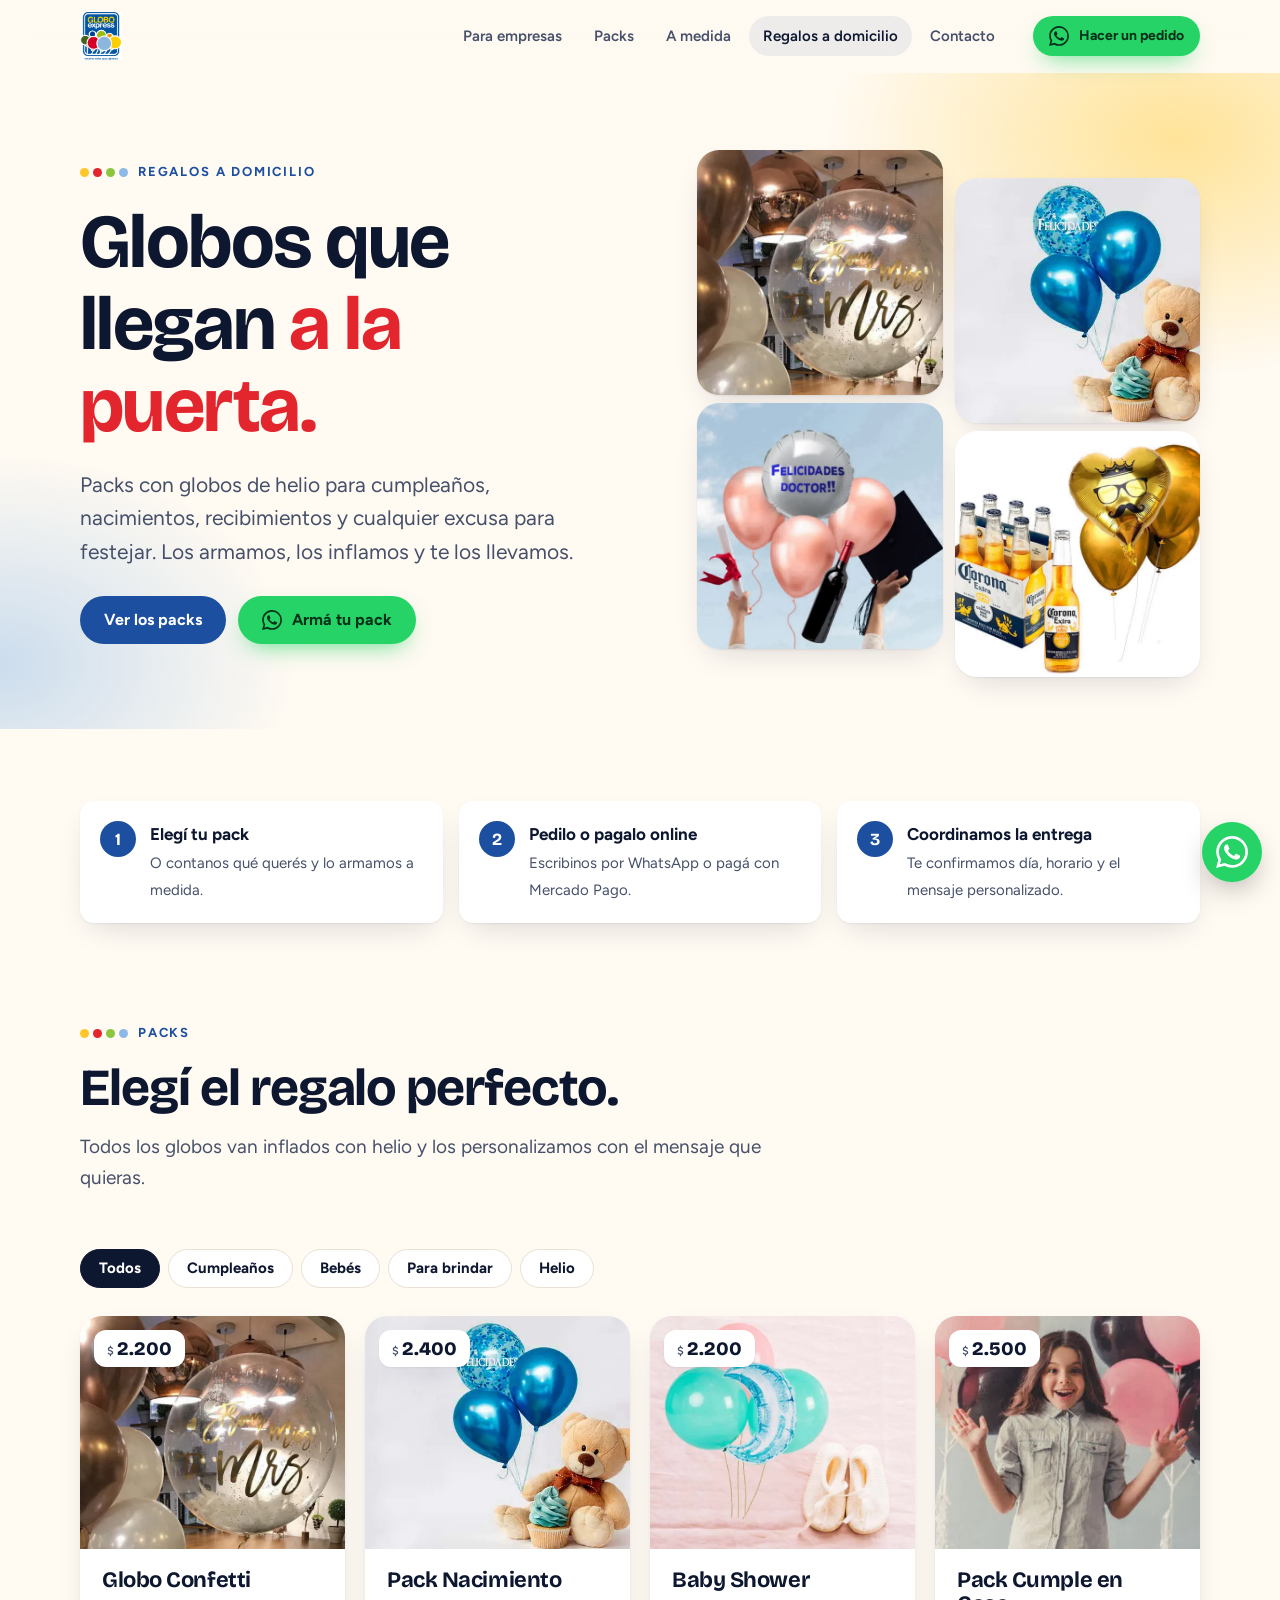
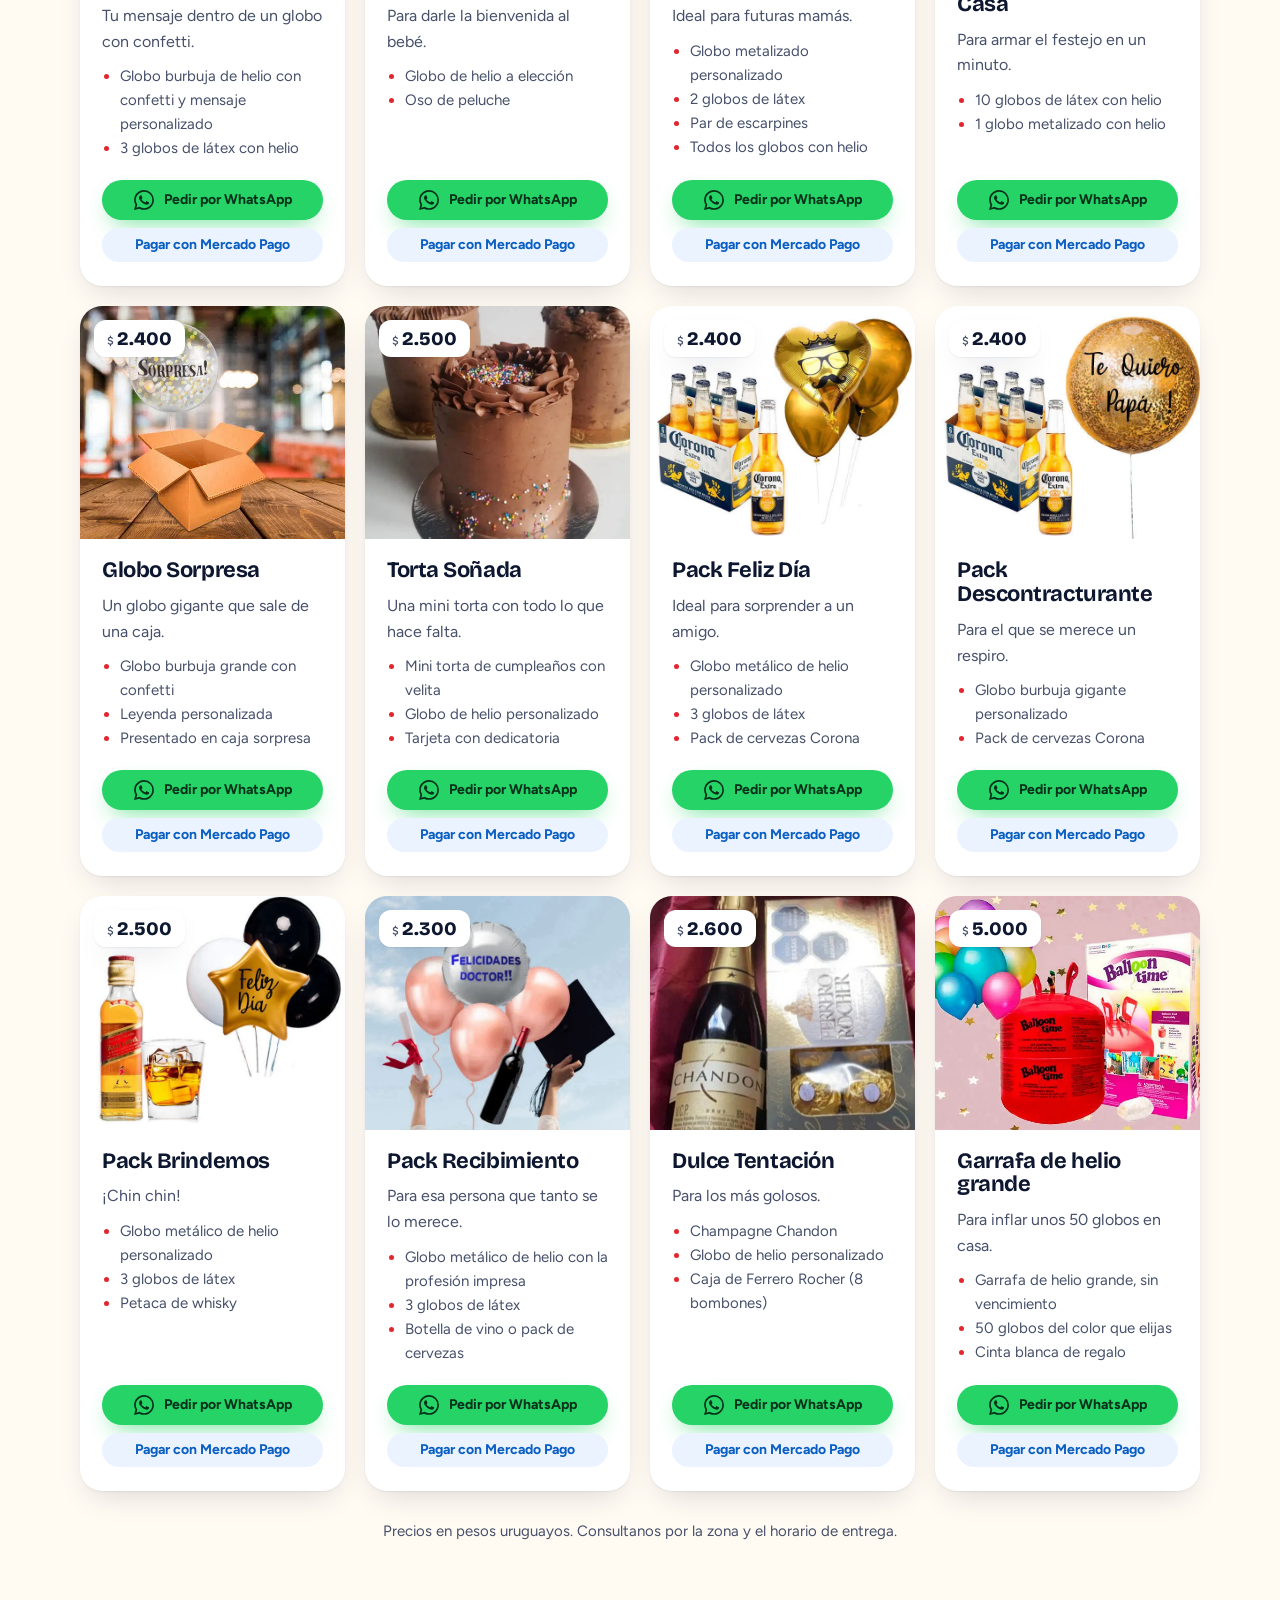
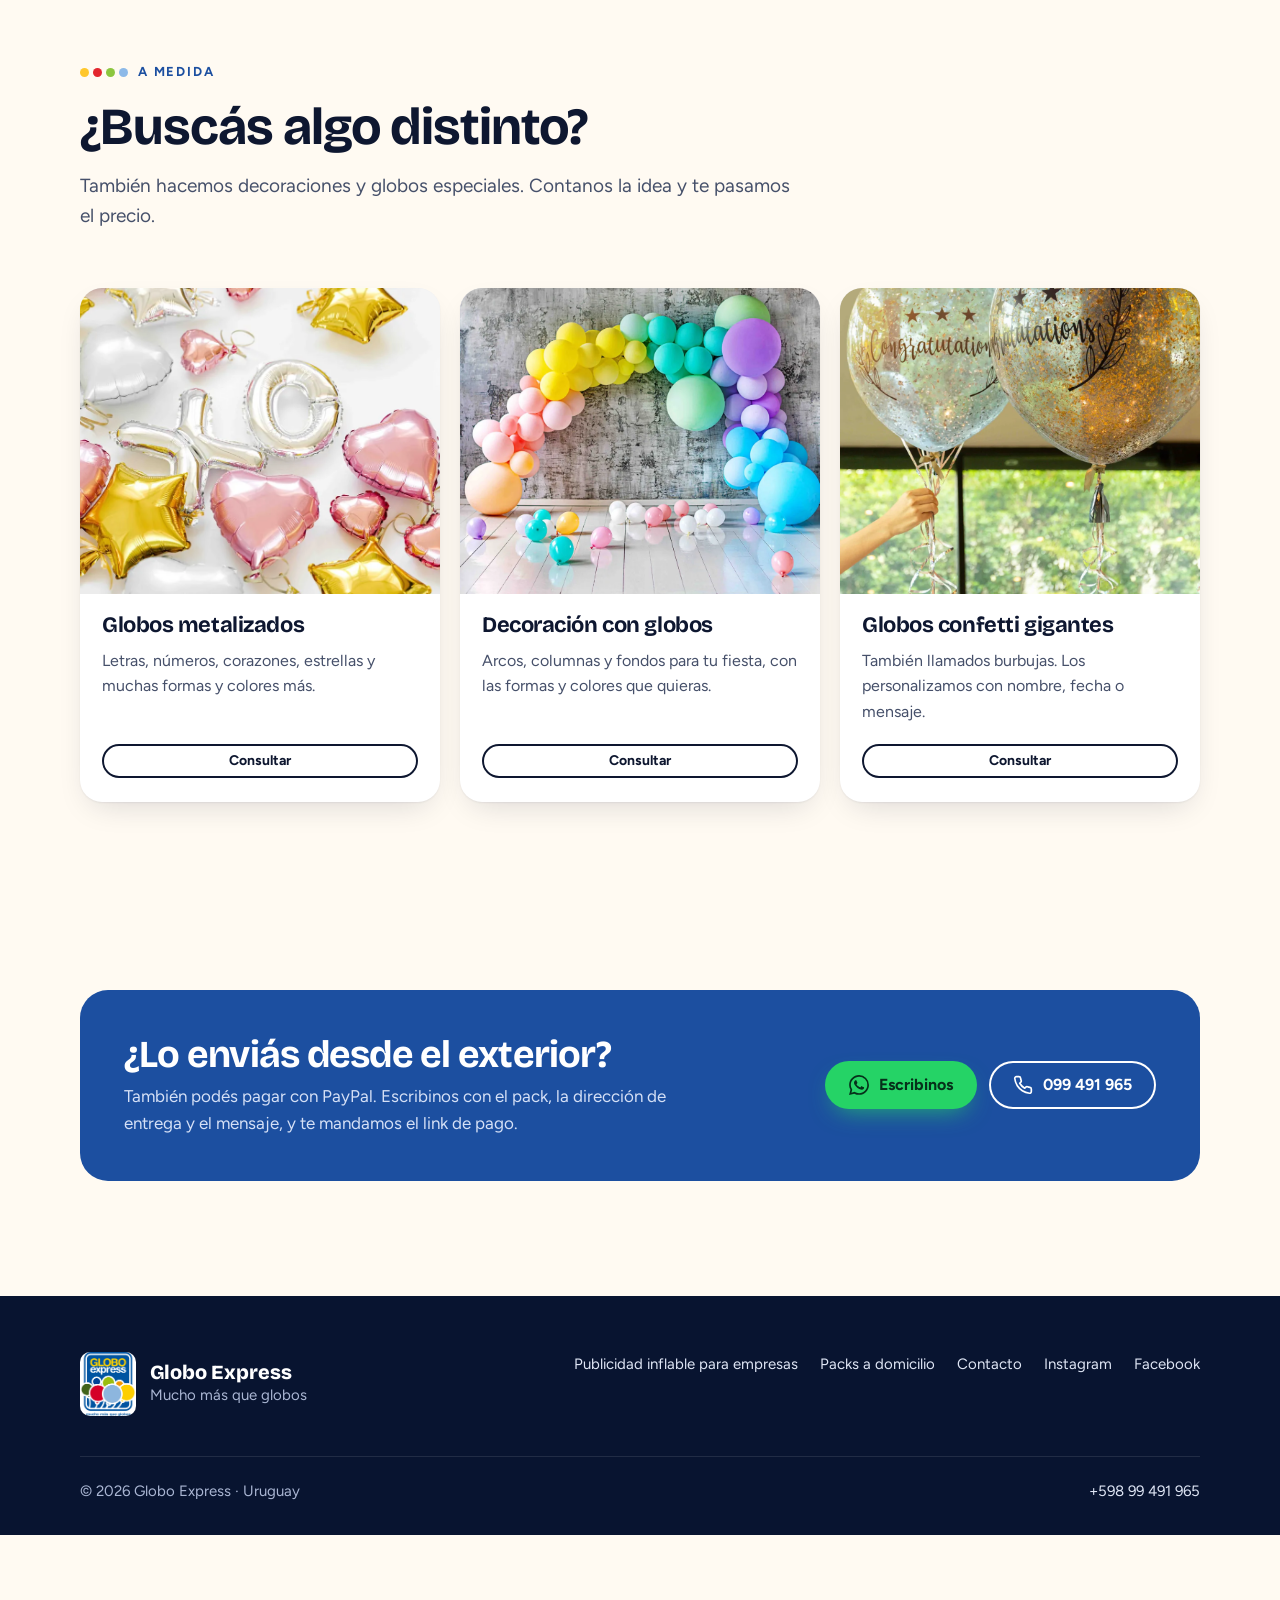
<file: Envios a domicilio.html>
<!doctype html>
<html lang="es-UY">
<head>
  <meta charset="utf-8">
  <title>Regalos a domicilio · Globo Express</title>
  <meta http-equiv="refresh" content="0; url=regalos.html">
  <link rel="canonical" href="https://www.globoexpress.com.uy/regalos.html">
</head>
<body><a href="regalos.html">Ir a Regalos a domicilio</a></body>
</html>
</file>
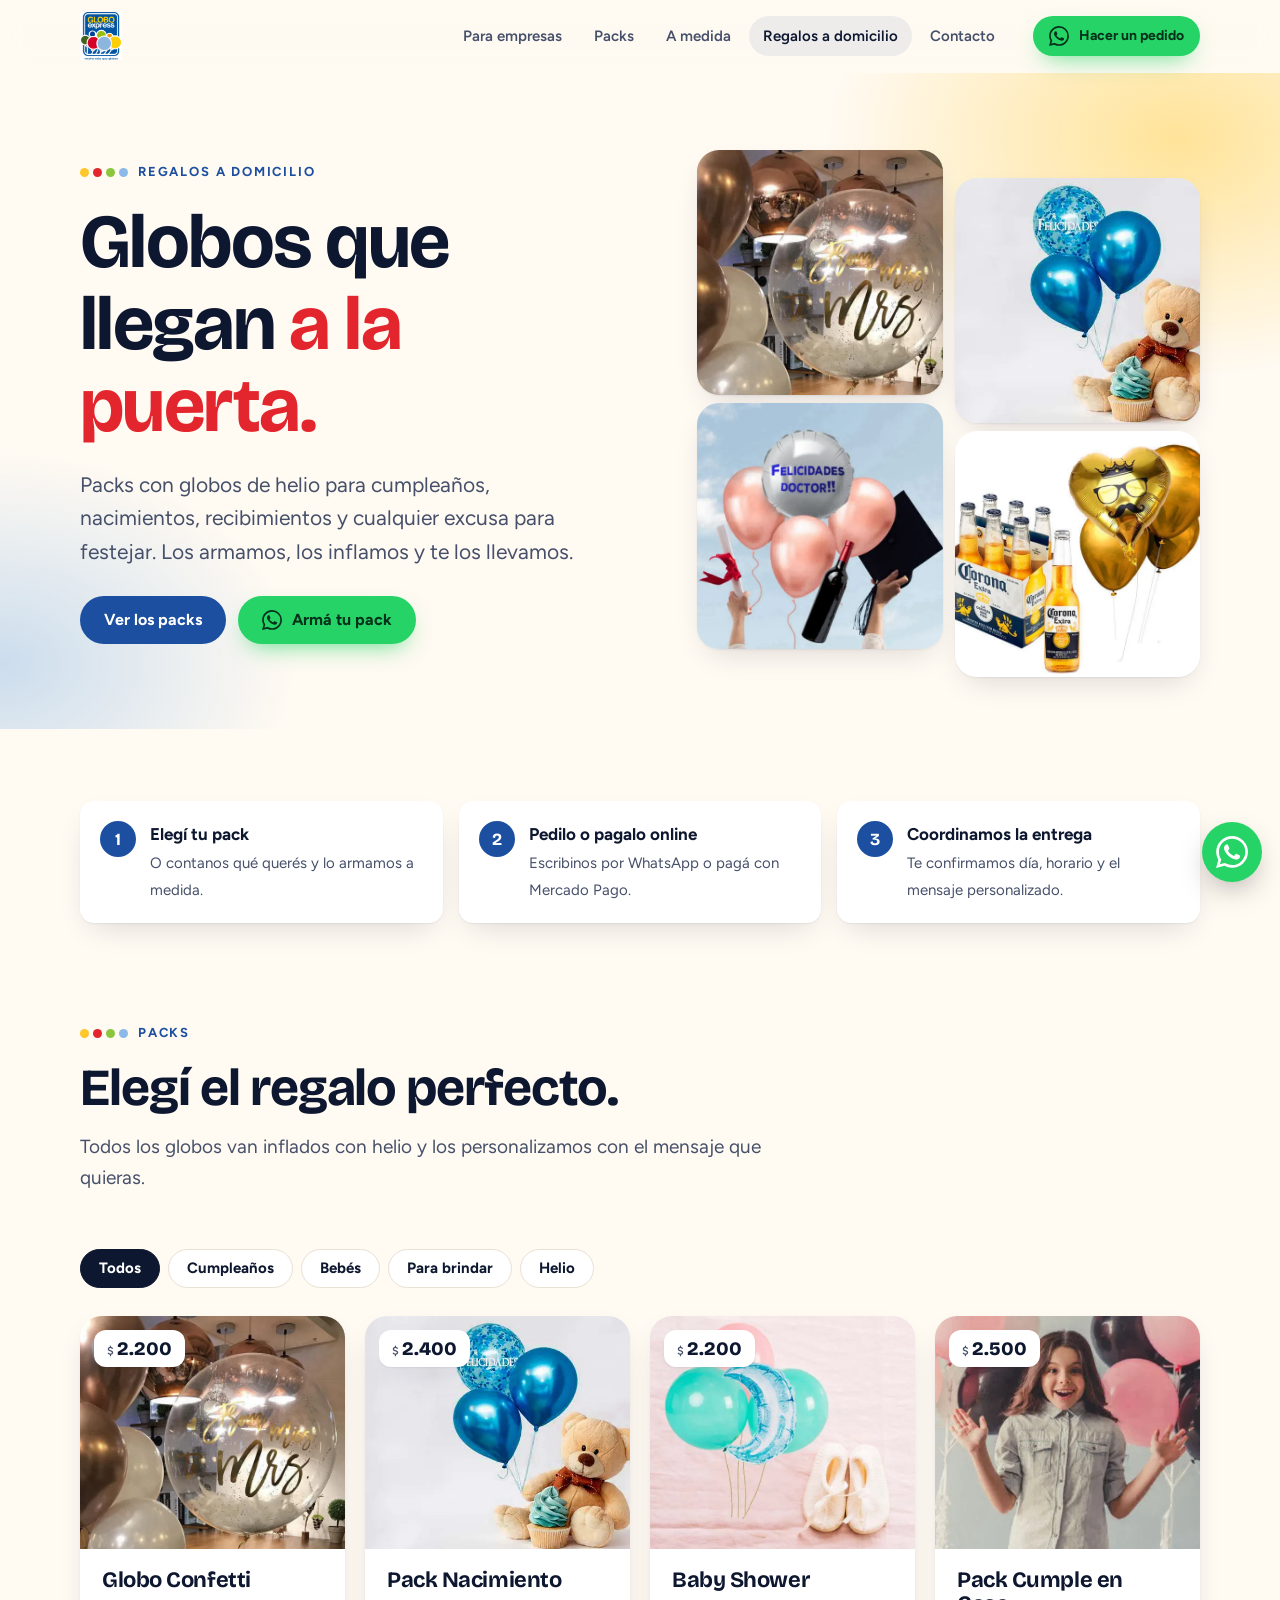
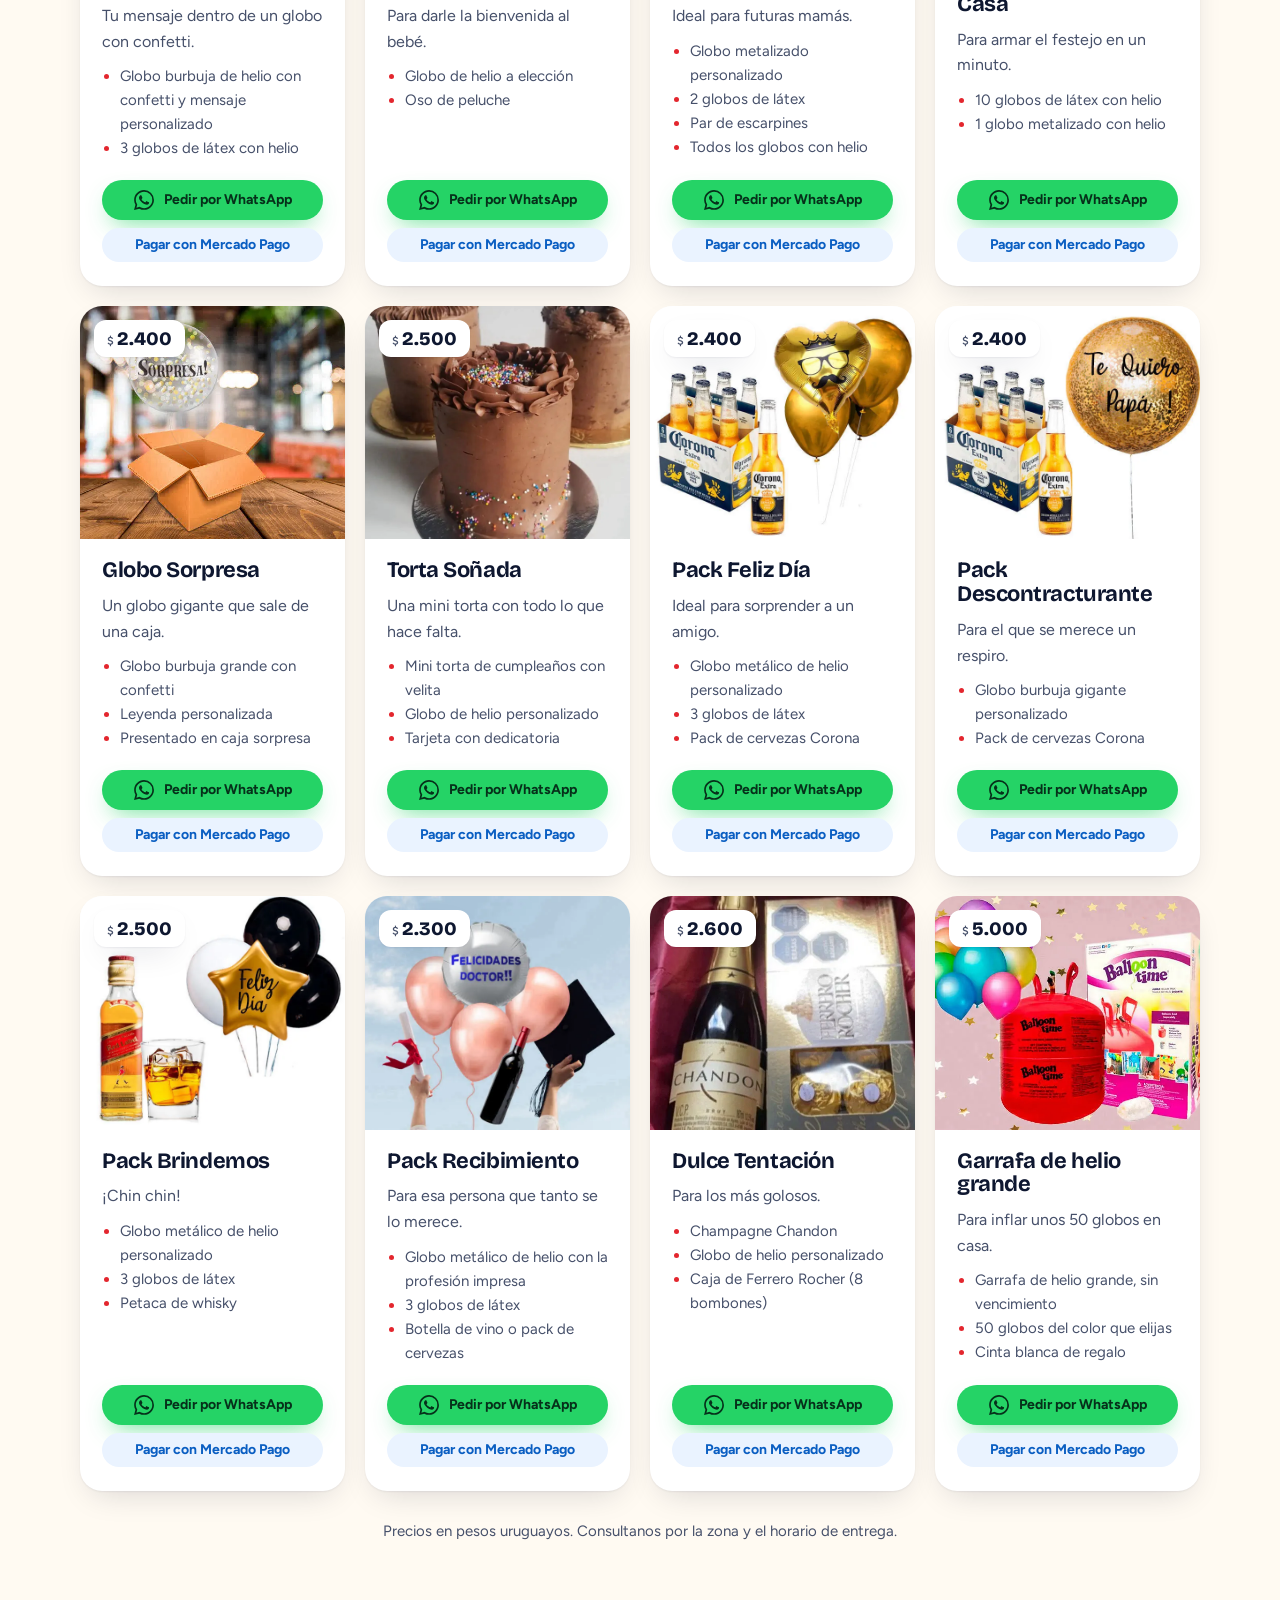
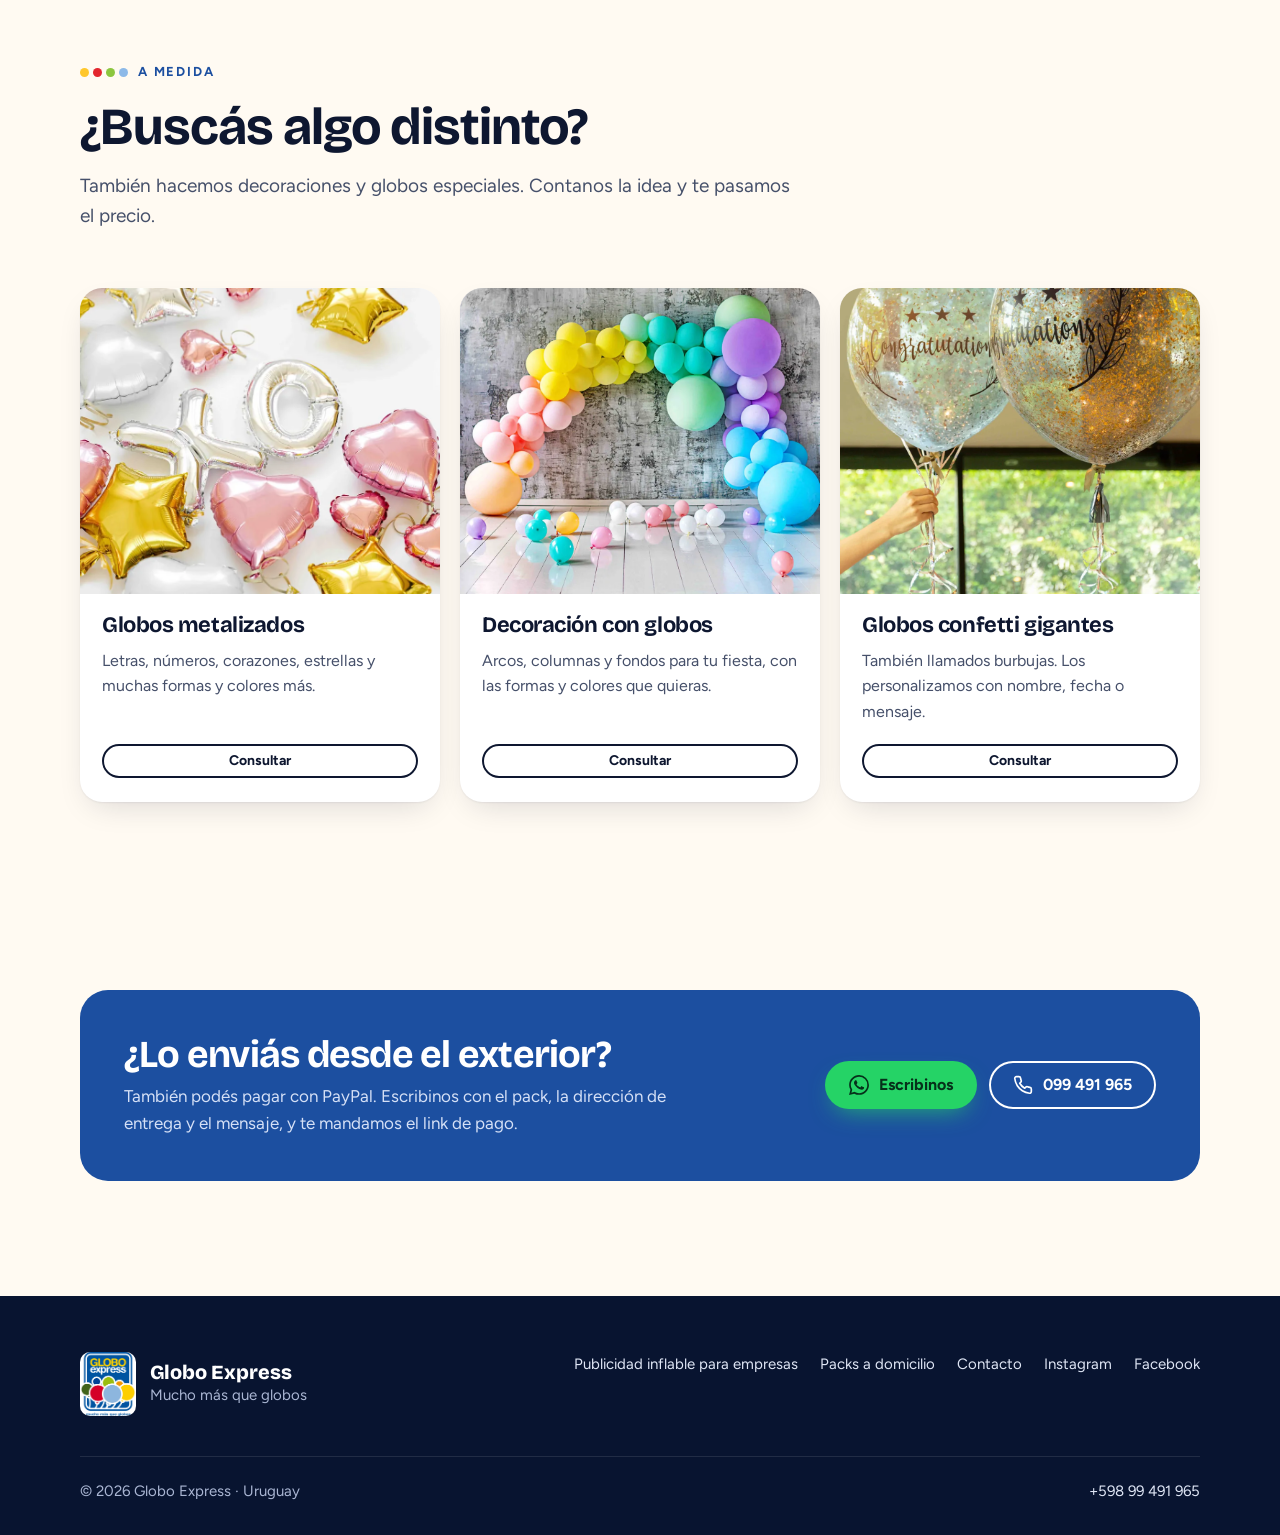
<file: regalos.html>
<!doctype html>
<html lang="es-UY">
<head>
  <meta charset="utf-8">
  <meta name="viewport" content="width=device-width, initial-scale=1">
  <title>Regalos con globos a domicilio · Globo Express</title>
  <meta name="description" content="Packs con globos de helio a domicilio en Uruguay: cumpleaños, nacimientos, baby showers, recibimientos y regalos para brindar. Pedí por WhatsApp o pagá con Mercado Pago.">
  <link rel="canonical" href="https://www.globoexpress.com.uy/regalos.html">
  <meta property="og:type" content="website">
  <meta property="og:locale" content="es_UY">
  <meta property="og:title" content="Regalos con globos a domicilio · Globo Express">
  <meta property="og:description" content="Packs con globos de helio para cumpleaños, nacimientos y cualquier excusa para festejar.">
  <meta property="og:image" content="https://www.globoexpress.com.uy/img/regalo-globo-confetti.webp">
  <meta name="theme-color" content="#fffaf2">
  <link rel="icon" href="img/logo-globo-express.png">

  <link rel="preconnect" href="https://fonts.googleapis.com">
  <link rel="preconnect" href="https://fonts.gstatic.com" crossorigin>
  <link href="https://fonts.googleapis.com/css2?family=Bricolage+Grotesque:opsz,wght@12..96,700;12..96,800&family=Figtree:wght@400;600;700&display=swap" rel="stylesheet">
  <link rel="stylesheet" href="css/styles.css">

  <!-- Google Ads (mismo tag que el sitio anterior) -->
  <script async src="https://www.googletagmanager.com/gtag/js?id=AW-592860586"></script>
  <script>window.dataLayer = window.dataLayer || []; function gtag(){dataLayer.push(arguments);} gtag('js', new Date()); gtag('config', 'AW-592860586');</script>
</head>
<body>
  <svg width="0" height="0" style="position:absolute" aria-hidden="true">
    <symbol id="i-wa" viewBox="0 0 24 24"><path fill="currentColor" d="M17.47 14.38c-.3-.15-1.76-.87-2.03-.97-.27-.1-.47-.15-.67.15-.2.3-.77.97-.94 1.16-.17.2-.35.22-.64.08-.3-.15-1.26-.47-2.39-1.48-.88-.79-1.48-1.76-1.65-2.06-.17-.3-.02-.46.13-.6.13-.14.3-.35.45-.52.15-.18.2-.3.3-.5.1-.2.05-.37-.03-.52-.07-.15-.67-1.61-.92-2.2-.24-.58-.49-.5-.67-.51h-.57c-.2 0-.52.07-.79.37-.27.3-1.04 1.02-1.04 2.48s1.07 2.88 1.21 3.07c.15.2 2.1 3.2 5.08 4.49.71.3 1.26.49 1.7.63.71.22 1.36.19 1.87.12.57-.09 1.76-.72 2-1.42.25-.69.25-1.29.18-1.41-.08-.13-.28-.2-.57-.35m-5.42 7.4h-.01a9.87 9.87 0 0 1-5.03-1.37l-.36-.22-3.74.99 1-3.65-.24-.37a9.86 9.86 0 0 1-1.51-5.26c0-5.45 4.44-9.88 9.89-9.88 2.64 0 5.12 1.03 6.99 2.9a9.83 9.83 0 0 1 2.89 6.99c0 5.45-4.44 9.88-9.88 9.88m8.41-18.3A11.82 11.82 0 0 0 12.05 0C5.5 0 .16 5.34.16 11.89c0 2.1.55 4.14 1.59 5.95L.06 24l6.3-1.65a11.88 11.88 0 0 0 5.69 1.45h.01c6.55 0 11.89-5.34 11.89-11.89a11.82 11.82 0 0 0-3.48-8.41Z"/></symbol>
    <symbol id="i-phone" viewBox="0 0 24 24"><path fill="none" stroke="currentColor" stroke-width="2" stroke-linecap="round" stroke-linejoin="round" d="M22 16.92v3a2 2 0 0 1-2.18 2 19.8 19.8 0 0 1-8.63-3.07 19.5 19.5 0 0 1-6-6 19.8 19.8 0 0 1-3.07-8.67A2 2 0 0 1 4.11 2h3a2 2 0 0 1 2 1.72c.13.96.36 1.9.7 2.81a2 2 0 0 1-.45 2.11L8.09 9.91a16 16 0 0 0 6 6l1.27-1.27a2 2 0 0 1 2.11-.45c.91.34 1.85.57 2.81.7A2 2 0 0 1 22 16.92z"/></symbol>
    <symbol id="i-ig" viewBox="0 0 24 24"><g fill="none" stroke="currentColor" stroke-width="2"><rect x="3" y="3" width="18" height="18" rx="5"/><circle cx="12" cy="12" r="4"/><circle cx="17.5" cy="6.5" r=".6" fill="currentColor"/></g></symbol>
    <symbol id="i-fb" viewBox="0 0 24 24"><path fill="currentColor" d="M13.5 22v-8h2.7l.4-3.2h-3.1V8.8c0-.9.3-1.6 1.6-1.6h1.7V4.4c-.3 0-1.3-.1-2.5-.1-2.5 0-4.1 1.5-4.1 4.2v2.3H7.4V14h2.8v8h3.3Z"/></symbol>
    <symbol id="i-print" viewBox="0 0 24 24"><g fill="none" stroke="currentColor" stroke-width="2" stroke-linecap="round" stroke-linejoin="round"><path d="M6 9V2h12v7"/><path d="M6 18H4a2 2 0 0 1-2-2v-5a2 2 0 0 1 2-2h16a2 2 0 0 1 2 2v5a2 2 0 0 1-2 2h-2"/><rect x="6" y="14" width="12" height="8"/></g></symbol>
    <symbol id="i-shield" viewBox="0 0 24 24"><g fill="none" stroke="currentColor" stroke-width="2" stroke-linecap="round" stroke-linejoin="round"><path d="M12 22s8-4 8-10V5l-8-3-8 3v7c0 6 8 10 8 10z"/><path d="m9 12 2 2 4-4"/></g></symbol>
    <symbol id="i-bulb" viewBox="0 0 24 24"><g fill="none" stroke="currentColor" stroke-width="2" stroke-linecap="round" stroke-linejoin="round"><path d="M9 18h6M10 22h4"/><path d="M12 2a7 7 0 0 0-4 12.7c.6.5 1 1.3 1 2.3h6c0-1 .4-1.8 1-2.3A7 7 0 0 0 12 2z"/></g></symbol>
    <symbol id="i-team" viewBox="0 0 24 24"><g fill="none" stroke="currentColor" stroke-width="2" stroke-linecap="round" stroke-linejoin="round"><path d="M17 21v-2a4 4 0 0 0-4-4H5a4 4 0 0 0-4 4v2"/><circle cx="9" cy="7" r="4"/><path d="M23 21v-2a4 4 0 0 0-3-3.87M16 3.13a4 4 0 0 1 0 7.75"/></g></symbol>
  </svg>

  <a class="skip" href="#contenido">Saltar al contenido</a>

  <header class="header">
    <div class="wrap header__inner">
      <a class="brand" href="index.html" aria-label="Globo Express, inicio">
        <img src="img/logo-globo-express.png" alt="Globo Express" width="42" height="48">
      </a>
      <nav class="nav" id="nav" aria-label="Principal">
        <a href="index.html#soportes">Para empresas</a>
        <a href="#packs">Packs</a>
        <a href="#a-medida">A medida</a>
        <a href="regalos.html" aria-current="page">Regalos a domicilio</a>
        <a href="#contacto">Contacto</a>
      </nav>
      <a class="btn btn--wa btn--sm" data-wa="Hola Globo Express! Quiero hacer un pedido a domicilio."><svg><use href="#i-wa"/></svg>Hacer un pedido</a>
      <button class="menu-toggle" aria-label="Abrir menú" aria-controls="nav" aria-expanded="false"><span></span></button>
    </div>
  </header>

  <main id="contenido">
    <section class="hero-gifts">
      <div class="wrap hero-gifts__grid">
        <div>
          <span class="eyebrow"><span class="dots"><i></i><i></i><i></i><i></i></span>Regalos a domicilio</span>
          <h1>Globos que llegan <em>a la puerta.</em></h1>
          <p class="lead">Packs con globos de helio para cumpleaños, nacimientos, recibimientos y cualquier excusa para festejar. Los armamos, los inflamos y te los llevamos.</p>
          <div class="hero-gifts__ctas">
            <a class="btn btn--blue" href="#packs">Ver los packs</a>
            <a class="btn btn--wa" data-wa="Hola Globo Express! Quiero armar un pack a medida."><svg><use href="#i-wa"/></svg>Armá tu pack</a>
          </div>
        </div>
        <div class="hero-gifts__collage" aria-hidden="true">
          <img src="img/regalo-globo-confetti.webp" alt="">
          <img src="img/regalo-pack-nacimiento.webp" alt="">
          <img src="img/regalo-recibimiento.webp" alt="">
          <img src="img/regalo-feliz-dia.webp" alt="">
        </div>
      </div>
    </section>

    <section class="section--tight">
      <div class="wrap">
        <ol class="howto">
          <li><b>1</b><div><strong>Elegí tu pack</strong><span>O contanos qué querés y lo armamos a medida.</span></div></li>
          <li><b>2</b><div><strong>Pedilo o pagalo online</strong><span>Escribinos por WhatsApp o pagá con Mercado Pago.</span></div></li>
          <li><b>3</b><div><strong>Coordinamos la entrega</strong><span>Te confirmamos día, horario y el mensaje personalizado.</span></div></li>
        </ol>
      </div>
    </section>

    <section class="section" id="packs" style="padding-top:24px">
      <div class="wrap">
        <div class="section-head">
          <span class="eyebrow"><span class="dots"><i></i><i></i><i></i><i></i></span>Packs</span>
          <h2>Elegí el regalo perfecto.</h2>
          <p>Todos los globos van inflados con helio y los personalizamos con el mensaje que quieras.</p>
        </div>
        <div class="filters" role="group" aria-label="Filtrar packs">
          <button type="button" data-filter="todos" aria-pressed="true">Todos</button>
          <button type="button" data-filter="cumple" aria-pressed="false">Cumpleaños</button>
          <button type="button" data-filter="bebe" aria-pressed="false">Bebés</button>
          <button type="button" data-filter="brindis" aria-pressed="false">Para brindar</button>
          <button type="button" data-filter="helio" aria-pressed="false">Helio</button>
        </div>
        <div class="grid">
          <article class="card pack" data-tags="cumple">
            <div class="card__img"><img src="img/regalo-globo-confetti.webp" alt="Globo transparente con confetti y mensaje dorado junto a globos color oro rosa" loading="lazy"></div>
            <span class="pack__price"><small>$</small>2.200</span>
            <div class="card__body">
              <h3 style="font-size:22px">Globo Confetti</h3>
              <p>Tu mensaje dentro de un globo con confetti.</p>
              <ul class="items"><li>Globo burbuja de helio con confetti y mensaje personalizado</li><li>3 globos de látex con helio</li></ul>
              <div class="pack__actions">
                <a class="btn btn--wa btn--sm" data-wa="Hola Globo Express! Quiero pedir el Globo Confetti ($2.200)."><svg><use href="#i-wa"/></svg>Pedir por WhatsApp</a>
                <a class="btn btn--mp btn--sm" href="https://www.mercadopago.com.uy/checkout/v1/payment/redirect/4873f2a8-b99b-4be9-9a91-658042a821e5/payment-option-form/?preference-id=27061986-51ff4131-f935-4358-8e69-6d3a9493740e&amp;p=3bb12c5c9389f20b0b7fe9c78fd10d7a#/" target="_blank" rel="noopener">Pagar con Mercado Pago</a>
              </div>
            </div>
          </article>
          <article class="card pack" data-tags="bebe">
            <div class="card__img"><img src="img/regalo-pack-nacimiento.webp" alt="Globos azules de helio con un oso de peluche" loading="lazy"></div>
            <span class="pack__price"><small>$</small>2.400</span>
            <div class="card__body">
              <h3 style="font-size:22px">Pack Nacimiento</h3>
              <p>Para darle la bienvenida al bebé.</p>
              <ul class="items"><li>Globo de helio a elección</li><li>Oso de peluche</li></ul>
              <div class="pack__actions">
                <a class="btn btn--wa btn--sm" data-wa="Hola Globo Express! Quiero pedir el Pack Nacimiento ($2.400)."><svg><use href="#i-wa"/></svg>Pedir por WhatsApp</a>
                <a class="btn btn--mp btn--sm" href="https://www.mercadopago.com.uy/checkout/v1/payment/redirect/a7d2612a-4070-4fab-a4ba-d51ad429fe7f/payment-option-form/?preference-id=27061986-292bfa51-658a-4437-95f5-d805409ca5c2&amp;p=3bb12c5c9389f20b0b7fe9c78fd10d7a#/" target="_blank" rel="noopener">Pagar con Mercado Pago</a>
              </div>
            </div>
          </article>
          <article class="card pack" data-tags="bebe">
            <div class="card__img"><img src="img/regalo-baby-shower.webp" alt="Globos verde agua y plateados junto a un par de escarpines" loading="lazy"></div>
            <span class="pack__price"><small>$</small>2.200</span>
            <div class="card__body">
              <h3 style="font-size:22px">Baby Shower</h3>
              <p>Ideal para futuras mamás.</p>
              <ul class="items"><li>Globo metalizado personalizado</li><li>2 globos de látex</li><li>Par de escarpines</li><li>Todos los globos con helio</li></ul>
              <div class="pack__actions">
                <a class="btn btn--wa btn--sm" data-wa="Hola Globo Express! Quiero pedir el Baby Shower ($2.200)."><svg><use href="#i-wa"/></svg>Pedir por WhatsApp</a>
                <a class="btn btn--mp btn--sm" href="https://www.mercadopago.com.uy/checkout/v1/payment/redirect/a265f42a-10d9-445b-b462-48290836319c/payment-option-form/?preference-id=27061986-be95728e-851f-4fd3-93c4-08b7e04c2209&amp;p=9ad36205b8a42942cd37239edb27ca58#/" target="_blank" rel="noopener">Pagar con Mercado Pago</a>
              </div>
            </div>
          </article>
          <article class="card pack" data-tags="cumple">
            <div class="card__img"><img src="img/regalo-cumple-en-casa.webp" alt="Chica sonriente rodeada de globos rosados y negros" loading="lazy"></div>
            <span class="pack__price"><small>$</small>2.500</span>
            <div class="card__body">
              <h3 style="font-size:22px">Pack Cumple en Casa</h3>
              <p>Para armar el festejo en un minuto.</p>
              <ul class="items"><li>10 globos de látex con helio</li><li>1 globo metalizado con helio</li></ul>
              <div class="pack__actions">
                <a class="btn btn--wa btn--sm" data-wa="Hola Globo Express! Quiero pedir el Pack Cumple en Casa ($2.500)."><svg><use href="#i-wa"/></svg>Pedir por WhatsApp</a>
                <a class="btn btn--mp btn--sm" href="https://www.mercadopago.com.uy/checkout/v1/payment/redirect/54f93edd-fa07-47cb-aa17-9930b20da525/payment-option-form/?preference-id=27061986-35118edd-9efe-486c-900a-167a4638c028&amp;p=9ad36205b8a42942cd37239edb27ca58#/" target="_blank" rel="noopener">Pagar con Mercado Pago</a>
              </div>
            </div>
          </article>
          <article class="card pack" data-tags="cumple">
            <div class="card__img"><img src="img/regalo-globo-sorpresa.webp" alt="Globo gigante con confetti saliendo de una caja de cartón" loading="lazy"></div>
            <span class="pack__price"><small>$</small>2.400</span>
            <div class="card__body">
              <h3 style="font-size:22px">Globo Sorpresa</h3>
              <p>Un globo gigante que sale de una caja.</p>
              <ul class="items"><li>Globo burbuja grande con confetti</li><li>Leyenda personalizada</li><li>Presentado en caja sorpresa</li></ul>
              <div class="pack__actions">
                <a class="btn btn--wa btn--sm" data-wa="Hola Globo Express! Quiero pedir el Globo Sorpresa ($2.400)."><svg><use href="#i-wa"/></svg>Pedir por WhatsApp</a>
                <a class="btn btn--mp btn--sm" href="https://www.mercadopago.com.uy/checkout/v1/payment/redirect/06ab36f1-1667-406a-8ac6-8bb00692257a/payment-option-form/?preference-id=27061986-2d75e8ae-5cd5-42c9-aff3-293bb5255c18&amp;p=9ad36205b8a42942cd37239edb27ca58#/" target="_blank" rel="noopener">Pagar con Mercado Pago</a>
              </div>
            </div>
          </article>
          <article class="card pack" data-tags="cumple">
            <div class="card__img"><img src="img/regalo-torta-sonada.webp" alt="Mini torta de chocolate con chispas de colores" loading="lazy"></div>
            <span class="pack__price"><small>$</small>2.500</span>
            <div class="card__body">
              <h3 style="font-size:22px">Torta Soñada</h3>
              <p>Una mini torta con todo lo que hace falta.</p>
              <ul class="items"><li>Mini torta de cumpleaños con velita</li><li>Globo de helio personalizado</li><li>Tarjeta con dedicatoria</li></ul>
              <div class="pack__actions">
                <a class="btn btn--wa btn--sm" data-wa="Hola Globo Express! Quiero pedir el Torta Soñada ($2.500)."><svg><use href="#i-wa"/></svg>Pedir por WhatsApp</a>
                <a class="btn btn--mp btn--sm" href="https://www.mercadopago.com.uy/checkout/v1/payment/redirect/751bf316-e6f9-4aca-a615-07f19f2e4852/payment-option-form/?router-request-id=30cefa45-aeb4-4269-b3f2-f5aef933f513&amp;preference-id=27061986-0f3c0bfd-8275-4376-b179-58ac78432127&amp;source=link&amp;p=9a23175b9f64a755cd410991646c4c18#/" target="_blank" rel="noopener">Pagar con Mercado Pago</a>
              </div>
            </div>
          </article>
          <article class="card pack" data-tags="cumple brindis">
            <div class="card__img"><img src="img/regalo-feliz-dia.webp" alt="Pack de cervezas Corona con globos dorados" loading="lazy"></div>
            <span class="pack__price"><small>$</small>2.400</span>
            <div class="card__body">
              <h3 style="font-size:22px">Pack Feliz Día</h3>
              <p>Ideal para sorprender a un amigo.</p>
              <ul class="items"><li>Globo metálico de helio personalizado</li><li>3 globos de látex</li><li>Pack de cervezas Corona</li></ul>
              <div class="pack__actions">
                <a class="btn btn--wa btn--sm" data-wa="Hola Globo Express! Quiero pedir el Pack Feliz Día ($2.400)."><svg><use href="#i-wa"/></svg>Pedir por WhatsApp</a>
                <a class="btn btn--mp btn--sm" href="https://www.mercadopago.com.uy/checkout/v1/payment/redirect/6dead815-cc6c-466d-ad8d-703f72ad30e8/payment-option-form/?preference-id=27061986-f0e05edb-ec9c-4236-97f7-b8c48b173ef3&amp;p=7df6c63aaffac6ab621956636e1d126a#/" target="_blank" rel="noopener">Pagar con Mercado Pago</a>
              </div>
            </div>
          </article>
          <article class="card pack" data-tags="brindis">
            <div class="card__img"><img src="img/regalo-descontracturante.webp" alt="Pack de cervezas Corona con globo burbuja dorado que dice Te quiero papá" loading="lazy"></div>
            <span class="pack__price"><small>$</small>2.400</span>
            <div class="card__body">
              <h3 style="font-size:22px">Pack Descontracturante</h3>
              <p>Para el que se merece un respiro.</p>
              <ul class="items"><li>Globo burbuja gigante personalizado</li><li>Pack de cervezas Corona</li></ul>
              <div class="pack__actions">
                <a class="btn btn--wa btn--sm" data-wa="Hola Globo Express! Quiero pedir el Pack Descontracturante ($2.400)."><svg><use href="#i-wa"/></svg>Pedir por WhatsApp</a>
                <a class="btn btn--mp btn--sm" href="https://www.mercadopago.com.uy/checkout/v1/payment/redirect/79fb6f54-98de-44f0-b294-79eec16d6707/payment-option-form/?preference-id=27061986-b6735426-020f-4ce4-ad52-8a6a9ea2af2a&amp;p=7df6c63aaffac6ab621956636e1d126a#/" target="_blank" rel="noopener">Pagar con Mercado Pago</a>
              </div>
            </div>
          </article>
          <article class="card pack" data-tags="brindis">
            <div class="card__img"><img src="img/regalo-brindemos.webp" alt="Petaca de whisky con globos blancos, negros y una estrella dorada de Feliz día" loading="lazy"></div>
            <span class="pack__price"><small>$</small>2.500</span>
            <div class="card__body">
              <h3 style="font-size:22px">Pack Brindemos</h3>
              <p>¡Chin chin!</p>
              <ul class="items"><li>Globo metálico de helio personalizado</li><li>3 globos de látex</li><li>Petaca de whisky</li></ul>
              <div class="pack__actions">
                <a class="btn btn--wa btn--sm" data-wa="Hola Globo Express! Quiero pedir el Pack Brindemos ($2.500)."><svg><use href="#i-wa"/></svg>Pedir por WhatsApp</a>
                <a class="btn btn--mp btn--sm" href="https://www.mercadopago.com.uy/checkout/v1/payment/redirect/584810d0-13e1-4076-9581-a28bef12556f/payment-option-form/?preference-id=27061986-39ec05cc-c53b-4fb4-a63c-d7b004f6dd7b&amp;p=7df6c63aaffac6ab621956636e1d126a#/" target="_blank" rel="noopener">Pagar con Mercado Pago</a>
              </div>
            </div>
          </article>
          <article class="card pack" data-tags="brindis">
            <div class="card__img"><img src="img/regalo-recibimiento.webp" alt="Globos rosados con globo Felicidades doctor, birrete y botella de vino" loading="lazy"></div>
            <span class="pack__price"><small>$</small>2.300</span>
            <div class="card__body">
              <h3 style="font-size:22px">Pack Recibimiento</h3>
              <p>Para esa persona que tanto se lo merece.</p>
              <ul class="items"><li>Globo metálico de helio con la profesión impresa</li><li>3 globos de látex</li><li>Botella de vino o pack de cervezas</li></ul>
              <div class="pack__actions">
                <a class="btn btn--wa btn--sm" data-wa="Hola Globo Express! Quiero pedir el Pack Recibimiento ($2.300)."><svg><use href="#i-wa"/></svg>Pedir por WhatsApp</a>
                <a class="btn btn--mp btn--sm" href="https://www.mercadopago.com.uy/checkout/v1/payment/redirect/cbbb3fc7-bf30-4634-b790-e9a7f3160997/payment-option-form/?preference-id=27061986-c1794c55-e203-4bd7-a386-accbe7667c74&amp;p=9a23175b9f64a755cd410991646c4c18#/" target="_blank" rel="noopener">Pagar con Mercado Pago</a>
              </div>
            </div>
          </article>
          <article class="card pack" data-tags="brindis cumple">
            <div class="card__img"><img src="img/regalo-dulce-tentacion.webp" alt="Botella de champagne Chandon con caja de bombones Ferrero Rocher" loading="lazy"></div>
            <span class="pack__price"><small>$</small>2.600</span>
            <div class="card__body">
              <h3 style="font-size:22px">Dulce Tentación</h3>
              <p>Para los más golosos.</p>
              <ul class="items"><li>Champagne Chandon</li><li>Globo de helio personalizado</li><li>Caja de Ferrero Rocher (8 bombones)</li></ul>
              <div class="pack__actions">
                <a class="btn btn--wa btn--sm" data-wa="Hola Globo Express! Quiero pedir el Dulce Tentación ($2.600)."><svg><use href="#i-wa"/></svg>Pedir por WhatsApp</a>
                <a class="btn btn--mp btn--sm" href="https://www.mercadopago.com.uy/checkout/v1/payment/redirect/c2704da3-bfe7-4472-8ae7-04c4622b1a61/payment-option-form/?source=link&amp;preference-id=27061986-9da4e2d9-84ab-4c72-baa3-c779a40f01e7&amp;p=9a23175b9f64a755cd410991646c4c18#/" target="_blank" rel="noopener">Pagar con Mercado Pago</a>
              </div>
            </div>
          </article>
          <article class="card pack" data-tags="helio cumple">
            <div class="card__img"><img src="img/regalo-garrafa-helio.webp" alt="Garrafa de helio descartable roja junto a globos de colores" loading="lazy"></div>
            <span class="pack__price"><small>$</small>5.000</span>
            <div class="card__body">
              <h3 style="font-size:22px">Garrafa de helio grande</h3>
              <p>Para inflar unos 50 globos en casa.</p>
              <ul class="items"><li>Garrafa de helio grande, sin vencimiento</li><li>50 globos del color que elijas</li><li>Cinta blanca de regalo</li></ul>
              <div class="pack__actions">
                <a class="btn btn--wa btn--sm" data-wa="Hola Globo Express! Quiero pedir el Garrafa de helio grande ($5.000)."><svg><use href="#i-wa"/></svg>Pedir por WhatsApp</a>
                <a class="btn btn--mp btn--sm" href="https://www.mercadopago.com.uy/checkout/v1/payment/redirect/?preference-id=27061986-ab2178b4-d7bc-4b8b-a54f-d3a5f53cbe77" target="_blank" rel="noopener">Pagar con Mercado Pago</a>
              </div>
            </div>
          </article>
        </div>
        <p class="note">Precios en pesos uruguayos. Consultanos por la zona y el horario de entrega.</p>
      </div>
    </section>

    <section class="section" id="a-medida" style="padding-top:0">
      <div class="wrap">
        <div class="section-head">
          <span class="eyebrow"><span class="dots"><i></i><i></i><i></i><i></i></span>A medida</span>
          <h2>¿Buscás algo distinto?</h2>
          <p>También hacemos decoraciones y globos especiales. Contanos la idea y te pasamos el precio.</p>
        </div>
        <div class="custom">
          <article class="card">
            <div class="card__img"><img src="img/regalo-globos-metalizados.webp" alt="Globos metalizados con forma de corazón, estrellas y letras" loading="lazy"></div>
            <div class="card__body">
              <h3 style="font-size:22px">Globos metalizados</h3>
              <p>Letras, números, corazones, estrellas y muchas formas y colores más.</p>
              <div class="pack__actions"><a class="btn btn--ghost btn--sm" data-wa="Hola Globo Express! Quiero consultar por globos metalizados.">Consultar</a></div>
            </div>
          </article>
          <article class="card">
            <div class="card__img"><img src="img/regalo-decoracion-arco.webp" alt="Arco de globos en colores pastel" loading="lazy"></div>
            <div class="card__body">
              <h3 style="font-size:22px">Decoración con globos</h3>
              <p>Arcos, columnas y fondos para tu fiesta, con las formas y colores que quieras.</p>
              <div class="pack__actions"><a class="btn btn--ghost btn--sm" data-wa="Hola Globo Express! Quiero consultar por una decoración con globos.">Consultar</a></div>
            </div>
          </article>
          <article class="card">
            <div class="card__img"><img src="img/regalo-confetti-gigantes.webp" alt="Globos transparentes gigantes con confetti dorado" loading="lazy"></div>
            <div class="card__body">
              <h3 style="font-size:22px">Globos confetti gigantes</h3>
              <p>También llamados burbujas. Los personalizamos con nombre, fecha o mensaje.</p>
              <div class="pack__actions"><a class="btn btn--ghost btn--sm" data-wa="Hola Globo Express! Quiero consultar por globos confetti gigantes.">Consultar</a></div>
            </div>
          </article>
        </div>
      </div>
    </section>

    <section class="section--tight" id="contacto" style="padding-bottom:clamp(64px,9vw,120px)">
      <div class="wrap">
        <div class="callout">
          <div>
            <h2>¿Lo enviás desde el exterior?</h2>
            <p>También podés pagar con PayPal. Escribinos con el pack, la dirección de entrega y el mensaje, y te mandamos el link de pago.</p>
          </div>
          <div class="callout__actions">
            <a class="btn btn--wa" data-wa="Hola Globo Express! Quiero enviar un regalo desde el exterior y pagar con PayPal."><svg><use href="#i-wa"/></svg>Escribinos</a>
            <a class="btn btn--ghost" href="tel:+59899491965"><svg><use href="#i-phone"/></svg>099 491 965</a>
          </div>
        </div>
      </div>
    </section>
  </main>

  <footer class="footer">
    <div class="wrap">
      <div class="footer__grid">
        <div class="footer__brand">
          <img src="img/logo-globo-express.png" alt="" width="56" height="64">
          <div><strong>Globo Express</strong>Mucho más que globos</div>
        </div>
        <nav aria-label="Pie de página">
          <a href="index.html#soportes">Publicidad inflable para empresas</a>
          <a href="#packs">Packs a domicilio</a>
          <a href="index.html#contacto">Contacto</a>
          <a href="https://www.instagram.com/globoexpressuy/" target="_blank" rel="noopener">Instagram</a>
          <a href="https://www.facebook.com/globoexpressuruguay/" target="_blank" rel="noopener">Facebook</a>
        </nav>
      </div>
      <div class="footer__bottom">
        <span>© <span data-year>2026</span> Globo Express · Uruguay</span>
        <a href="tel:+59899491965">+598 99 491 965</a>
      </div>
    </div>
  </footer>

  <a class="wa-float" data-wa="Hola Globo Express! Quiero hacer un pedido a domicilio." aria-label="Escribinos por WhatsApp"><svg><use href="#i-wa"/></svg></a>

  <script src="js/main.js"></script>
</body>
</html>
</file>
<file: css/styles.css>
/* Globo Express — estilos del sitio */

:root {
  /* Colores tomados del logo */
  --blue: #1c4fa0;
  --blue-deep: #0d2a5c;
  --night: #081430;
  --red: #e3262e;
  --yellow: #ffc72c;
  --green: #8cc63f;
  --sky: #8db9e8;

  --paper: #fffaf2;
  --card: #ffffff;
  --ink: #0e1730;
  --ink-soft: #46506a;
  --line: #e8e1d4;

  --radius: 22px;
  --radius-sm: 14px;
  --shadow: 0 1px 2px rgba(14, 23, 48, .06), 0 12px 32px -12px rgba(14, 23, 48, .18);
  --max: 1200px;
  --gutter: clamp(16px, 4vw, 40px);

  --font-display: "Bricolage Grotesque", system-ui, sans-serif;
  --font-body: "Figtree", system-ui, sans-serif;
}

*, *::before, *::after { box-sizing: border-box; }
html { scroll-behavior: smooth; scroll-padding-top: 84px; }
body {
  margin: 0;
  background: var(--paper);
  color: var(--ink);
  font-family: var(--font-body);
  font-size: 17px;
  line-height: 1.6;
  -webkit-font-smoothing: antialiased;
  overflow-x: hidden;
}
img { max-width: 100%; display: block; }
a { color: inherit; }
h1, h2, h3, h4 {
  font-family: var(--font-display);
  line-height: 1.08;
  letter-spacing: -.02em;
  margin: 0;
}
p { margin: 0; }

.wrap { width: 100%; max-width: var(--max); margin: 0 auto; padding: 0 var(--gutter); }
.section { padding: clamp(64px, 9vw, 120px) 0; }
.section--tight { padding: clamp(40px, 6vw, 72px) 0; }

.eyebrow {
  display: inline-flex; align-items: center; gap: 10px;
  font-weight: 700; font-size: 13px; letter-spacing: .14em; text-transform: uppercase;
  color: var(--blue);
}
.dots { display: inline-flex; gap: 4px; }
.dots i { width: 9px; height: 9px; border-radius: 50%; display: block; }
.dots i:nth-child(1) { background: var(--yellow); }
.dots i:nth-child(2) { background: var(--red); }
.dots i:nth-child(3) { background: var(--green); }
.dots i:nth-child(4) { background: var(--sky); }

.section-head { max-width: 720px; margin-bottom: clamp(32px, 5vw, 56px); }
.section-head h2 { font-size: clamp(32px, 5vw, 52px); margin-top: 14px; }
.section-head p { color: var(--ink-soft); font-size: 19px; margin-top: 16px; }
.section-head--center { margin-left: auto; margin-right: auto; text-align: center; }

/* Botones */
.btn {
  display: inline-flex; align-items: center; justify-content: center; gap: 10px;
  padding: 14px 24px; border-radius: 999px; border: 0;
  font: 700 16px/1 var(--font-body); text-decoration: none; cursor: pointer;
  transition: transform .15s ease, box-shadow .15s ease, background .15s ease;
}
.btn:hover { transform: translateY(-2px); }
.btn svg { width: 20px; height: 20px; flex: none; }
.btn--wa { background: #25d366; color: #06301a; box-shadow: 0 10px 24px -10px rgba(37, 211, 102, .8); }
.btn--wa:hover { background: #2ee073; }
.btn--yellow { background: var(--yellow); color: var(--night); }
.btn--ghost { background: transparent; color: inherit; box-shadow: inset 0 0 0 2px currentColor; }
.btn--blue { background: var(--blue); color: #fff; }
.btn--sm { padding: 10px 16px; font-size: 14px; }

/* Header */
.header {
  position: sticky; top: 0; z-index: 50;
  background: rgba(255, 250, 242, .88);
  backdrop-filter: saturate(1.4) blur(12px);
  -webkit-backdrop-filter: saturate(1.4) blur(12px);
  border-bottom: 1px solid transparent;
  transition: border-color .2s;
}
.header.is-scrolled { border-color: var(--line); }
.header__inner { display: flex; align-items: center; gap: 24px; height: 72px; }
.brand { display: flex; align-items: center; gap: 10px; text-decoration: none; }
.brand img { height: 48px; width: auto; }
.brand span { font: 800 19px/1 var(--font-display); color: var(--blue); letter-spacing: -.02em; }
.nav { display: flex; gap: 4px; margin-left: auto; }
.nav a {
  padding: 8px 14px; border-radius: 999px; text-decoration: none;
  font-weight: 600; font-size: 15px; color: var(--ink-soft);
}
.nav a:hover, .nav a[aria-current="page"] { color: var(--ink); background: rgba(28, 79, 160, .08); }
.header .btn { flex: none; }
.menu-toggle {
  display: none; margin-left: auto; width: 44px; height: 44px; border-radius: 12px;
  border: 1px solid var(--line); background: var(--card); cursor: pointer;
}
.menu-toggle span, .menu-toggle span::before, .menu-toggle span::after {
  display: block; width: 20px; height: 2px; background: var(--ink); margin: 0 auto; position: relative; content: "";
  transition: transform .2s;
}
.menu-toggle span::before { position: absolute; top: -6px; }
.menu-toggle span::after { position: absolute; top: 6px; }

@media (max-width: 900px) {
  .menu-toggle { display: block; }
  .header .btn--wa { display: none; }
  .nav {
    position: fixed; inset: 72px 0 auto 0; flex-direction: column; gap: 0;
    background: var(--paper); padding: 8px var(--gutter) 20px; border-bottom: 1px solid var(--line);
    transform: translateY(-120%); transition: transform .25s ease; z-index: -1;
  }
  .nav a { padding: 14px 4px; font-size: 18px; border-radius: 0; border-bottom: 1px solid var(--line); }
  .nav.is-open { transform: none; }
}

/* Hero (empresas) */
.hero {
  background:
    radial-gradient(900px 500px at 85% 20%, rgba(28, 79, 160, .55), transparent 60%),
    radial-gradient(600px 400px at 10% 100%, rgba(227, 38, 46, .18), transparent 60%),
    var(--night);
  color: #fff;
  padding: clamp(48px, 7vw, 96px) 0 clamp(64px, 8vw, 110px);
  position: relative; overflow: hidden;
}
.hero__grid { display: grid; grid-template-columns: 1.05fr 1fr; gap: clamp(32px, 5vw, 72px); align-items: center; }
.hero .eyebrow { color: var(--yellow); }
.hero h1 { font-size: clamp(42px, 7vw, 84px); margin: 18px 0 22px; }
.hero h1 em { font-style: normal; color: var(--yellow); }
.hero__lead { font-size: clamp(18px, 2vw, 21px); color: #c9d4ee; max-width: 540px; }
.hero__ctas { display: flex; flex-wrap: wrap; gap: 12px; margin-top: 32px; }
.hero__facts { display: flex; flex-wrap: wrap; gap: 10px 22px; margin-top: 36px; padding: 0; list-style: none; color: #c9d4ee; font-size: 15px; }
.hero__facts li { display: flex; align-items: center; gap: 8px; }
.hero__facts li::before { content: ""; width: 8px; height: 8px; border-radius: 50%; background: var(--green); }
.hero__media { position: relative; }
.hero__photo {
  border-radius: 28px; overflow: hidden; aspect-ratio: 1 / 1.05;
  box-shadow: 0 30px 80px -20px rgba(0, 0, 0, .7);
}
.hero__photo img { width: 100%; height: 100%; object-fit: cover; }
.hero__photo--small {
  position: absolute; width: 42%; aspect-ratio: 3 / 4; left: -12%; bottom: -10%;
  border: 6px solid var(--night); border-radius: 22px;
}
.hero__badge {
  position: absolute; right: -8px; top: 22px;
  background: var(--yellow); color: var(--night); border-radius: 18px; padding: 12px 16px;
  font: 800 15px/1.15 var(--font-display); transform: rotate(4deg);
  box-shadow: 0 12px 30px -10px rgba(0, 0, 0, .5);
}
.hero__badge b { display: block; font-size: 30px; }
@media (max-width: 900px) {
  .hero__grid { grid-template-columns: 1fr; }
  .hero__media { max-width: 520px; margin: 12px auto 0; width: 88%; }
  .hero__photo--small { left: -6%; width: 38%; }
  .hero__badge { right: -4px; }
}

/* Clientes */
.clients { padding: 40px 0; border-bottom: 1px solid var(--line); }
.clients__inner { display: flex; align-items: center; gap: 24px 40px; flex-wrap: wrap; justify-content: center; }
.clients p { font-size: 14px; font-weight: 700; letter-spacing: .1em; text-transform: uppercase; color: var(--ink-soft); }
.clients__logos { display: flex; flex-wrap: wrap; align-items: center; justify-content: center; gap: 18px 36px; }
.clients__logos img { height: 38px; width: auto; filter: grayscale(1); opacity: .65; transition: filter .2s, opacity .2s; }
.clients__logos img:hover { filter: none; opacity: 1; }
.clients .clients__more { width: 100%; text-align: center; font-size: 15px; font-weight: 400; letter-spacing: 0; text-transform: none; color: var(--ink-soft); }

/* Catálogo */
.group { margin-top: clamp(48px, 6vw, 80px); }
.group:first-of-type { margin-top: 0; }
.group__head { display: flex; align-items: baseline; justify-content: space-between; gap: 16px; flex-wrap: wrap; margin-bottom: 24px; padding-bottom: 14px; border-bottom: 2px solid var(--ink); }
.group__head h3 { font-size: clamp(26px, 3.4vw, 36px); }
.group__head p { color: var(--ink-soft); max-width: 520px; }

.grid { display: grid; gap: 20px; grid-template-columns: repeat(auto-fill, minmax(260px, 1fr)); }
.card {
  background: var(--card); border-radius: var(--radius); overflow: hidden;
  box-shadow: var(--shadow); display: flex; flex-direction: column;
}
.card__img { aspect-ratio: 4 / 3.4; overflow: hidden; background: #eee; }
.card__img img { width: 100%; height: 100%; object-fit: cover; transition: transform .5s ease; }
.card:hover .card__img img { transform: scale(1.04); }
.card__body { padding: 20px 22px 24px; display: flex; flex-direction: column; gap: 10px; flex: 1; }
.card h4 { font-size: 22px; }
.card p { color: var(--ink-soft); font-size: 16px; }
.chips { display: flex; flex-wrap: wrap; gap: 6px; margin-top: auto; padding-top: 6px; list-style: none; padding-left: 0; }
.chips li { font-size: 13px; font-weight: 600; padding: 4px 10px; border-radius: 999px; background: #eef3fb; color: var(--blue); }

.card--wide { grid-column: span 2; }
.grid--split { grid-template-columns: 1fr 2fr; }
.grid--split .card--wide { grid-column: auto; }
@media (max-width: 760px) { .grid--split { grid-template-columns: 1fr; } }
.card--wide .card__img { aspect-ratio: 16 / 9; }
@media (max-width: 620px) { .card--wide { grid-column: auto; } .card--wide .card__img { aspect-ratio: 4 / 3.4; } }

/* Por qué */
.why { background: var(--blue-deep); color: #fff; }
.why .eyebrow { color: var(--yellow); }
.why .section-head p { color: #c3cfeb; }
.why__grid { display: grid; grid-template-columns: repeat(4, 1fr); gap: 20px; }
.why__item { background: rgba(255, 255, 255, .06); border: 1px solid rgba(255, 255, 255, .1); border-radius: var(--radius); padding: 26px; }
.why__icon { width: 52px; height: 52px; border-radius: 16px; display: grid; place-items: center; margin-bottom: 18px; }
.why__icon svg { width: 26px; height: 26px; }
.why__item h3 { font-size: 21px; margin-bottom: 8px; }
.why__item p { color: #c3cfeb; font-size: 16px; }
@media (max-width: 980px) { .why__grid { grid-template-columns: repeat(2, 1fr); } }
@media (max-width: 560px) { .why__grid { grid-template-columns: 1fr; } }

/* Galería */
.gallery { columns: 4 240px; column-gap: 16px; }
.gallery figure { margin: 0 0 16px; break-inside: avoid; position: relative; border-radius: var(--radius-sm); overflow: hidden; cursor: zoom-in; background: #ddd; }
.gallery img { width: 100%; height: auto; transition: transform .5s ease; }
.gallery figure:hover img { transform: scale(1.03); }
.gallery figcaption {
  position: absolute; inset: auto 0 0 0; padding: 36px 14px 12px;
  background: linear-gradient(transparent, rgba(8, 20, 48, .85));
  color: #fff; font-size: 14px; font-weight: 600;
}
.gallery figcaption b { display: block; font-size: 12px; font-weight: 700; letter-spacing: .08em; text-transform: uppercase; color: var(--yellow); }

.lightbox { border: 0; padding: 0; background: transparent; max-width: min(92vw, 1100px); max-height: 92vh; }
.lightbox::backdrop { background: rgba(8, 20, 48, .9); }
.lightbox img { max-width: 100%; max-height: 82vh; border-radius: 16px; margin: 0 auto; }
.lightbox p { color: #fff; text-align: center; margin-top: 12px; font-weight: 600; }
.lightbox button {
  position: fixed; top: 16px; right: 16px; width: 48px; height: 48px; border-radius: 50%;
  border: 0; background: #fff; color: var(--ink); font-size: 26px; line-height: 1; cursor: pointer;
}

/* Pasos */
.steps { display: grid; grid-template-columns: repeat(4, 1fr); gap: 20px; counter-reset: step; list-style: none; padding: 0; margin: 0; }
.steps li { position: relative; padding: 28px 24px 26px; background: var(--card); border-radius: var(--radius); box-shadow: var(--shadow); counter-increment: step; }
.steps li::before {
  content: counter(step); display: grid; place-items: center;
  width: 44px; height: 44px; border-radius: 50%; margin-bottom: 18px;
  font: 800 20px/1 var(--font-display); color: var(--night); background: var(--yellow);
}
.steps li:nth-child(2)::before { background: var(--red); color: #fff; }
.steps li:nth-child(3)::before { background: var(--green); }
.steps li:nth-child(4)::before { background: var(--sky); }
.steps h3 { font-size: 21px; margin-bottom: 8px; }
.steps p { color: var(--ink-soft); font-size: 16px; }
@media (max-width: 980px) { .steps { grid-template-columns: repeat(2, 1fr); } }
@media (max-width: 560px) { .steps { grid-template-columns: 1fr; } }

/* Banner a regalos */
.promo {
  display: grid; grid-template-columns: 1.1fr 1fr; align-items: stretch;
  background: var(--yellow); border-radius: 32px; overflow: hidden;
}
.promo__text { padding: clamp(32px, 5vw, 64px); }
.promo__text .eyebrow { color: var(--night); }
.promo h2 { font-size: clamp(30px, 4.4vw, 48px); margin: 14px 0 16px; }
.promo p { font-size: 18px; color: #3a3216; max-width: 460px; margin-bottom: 28px; }
.promo__imgs { display: grid; grid-template-columns: 1fr 1fr; gap: 8px; padding: 8px 8px 8px 0; }
.promo__imgs img { width: 100%; height: 100%; object-fit: cover; border-radius: 22px; min-height: 180px; }
.promo__imgs img:first-child { grid-row: span 2; }
@media (max-width: 820px) {
  .promo { grid-template-columns: 1fr; }
  .promo__imgs { padding: 0 8px 8px; }
}

/* Contacto */
.contact { display: grid; grid-template-columns: 1fr 1.15fr; gap: clamp(32px, 5vw, 64px); align-items: start; }
.contact h2 { font-size: clamp(32px, 5vw, 52px); margin: 14px 0 16px; }
.contact__lead { color: var(--ink-soft); font-size: 19px; margin-bottom: 32px; }
.contact__list { list-style: none; padding: 0; margin: 0; display: grid; gap: 12px; }
.contact__list a {
  display: flex; align-items: center; gap: 14px; text-decoration: none;
  padding: 14px 16px; border-radius: var(--radius-sm); background: var(--card); box-shadow: var(--shadow);
}
.contact__list a:hover { box-shadow: 0 0 0 2px var(--blue), var(--shadow); }
.contact__list .ico { width: 42px; height: 42px; border-radius: 12px; display: grid; place-items: center; flex: none; color: #fff; }
.contact__list .ico svg { width: 22px; height: 22px; }
.contact__list small { display: block; color: var(--ink-soft); font-size: 13px; }
.contact__list strong { font-size: 17px; }

.form { background: var(--card); border-radius: 28px; padding: clamp(24px, 4vw, 40px); box-shadow: var(--shadow); }
.form h3 { font-size: 26px; margin-bottom: 6px; }
.form > p { color: var(--ink-soft); margin-bottom: 24px; }
.form__row { display: grid; grid-template-columns: 1fr 1fr; gap: 14px; }
.field { display: flex; flex-direction: column; gap: 6px; margin-bottom: 14px; }
.field label { font-weight: 700; font-size: 14px; }
.field input, .field select, .field textarea {
  font: inherit; font-size: 16px; color: var(--ink);
  padding: 12px 14px; border-radius: 12px; border: 1.5px solid var(--line); background: var(--paper);
  width: 100%;
}
.field textarea { min-height: 120px; resize: vertical; }
.field input:focus, .field select:focus, .field textarea:focus { outline: none; border-color: var(--blue); box-shadow: 0 0 0 4px rgba(28, 79, 160, .12); }
.form .btn { width: 100%; margin-top: 6px; }
.form__note { font-size: 13px; color: var(--ink-soft); text-align: center; margin-top: 12px; }
@media (max-width: 860px) { .contact { grid-template-columns: 1fr; } }
@media (max-width: 520px) { .form__row { grid-template-columns: 1fr; } }

/* Footer */
.footer { background: var(--night); color: #aab6d3; padding: 56px 0 32px; font-size: 15px; }
.footer__grid { display: flex; flex-wrap: wrap; gap: 32px; justify-content: space-between; align-items: flex-start; }
.footer__brand { display: flex; gap: 14px; align-items: center; }
.footer__brand img { height: 64px; width: auto; border-radius: 10px; }
.footer__brand strong { color: #fff; font: 800 20px/1.1 var(--font-display); display: block; }
.footer nav { display: flex; flex-wrap: wrap; gap: 8px 22px; }
.footer a { color: #dfe6f5; text-decoration: none; }
.footer a:hover { color: var(--yellow); }
.footer__bottom { margin-top: 40px; padding-top: 22px; border-top: 1px solid rgba(255, 255, 255, .1); display: flex; flex-wrap: wrap; gap: 8px 24px; justify-content: space-between; }

/* WhatsApp flotante */
.wa-float {
  position: fixed; right: 18px; bottom: 18px; z-index: 60;
  width: 60px; height: 60px; border-radius: 50%; display: grid; place-items: center;
  background: #25d366; color: #fff; box-shadow: 0 12px 30px -8px rgba(0, 0, 0, .35);
  transition: transform .15s;
}
.wa-float:hover { transform: scale(1.07); }
.wa-float svg { width: 32px; height: 32px; }

/* ===== Página de regalos ===== */
.hero-gifts {
  padding: clamp(40px, 6vw, 80px) 0 clamp(48px, 6vw, 80px);
  background:
    radial-gradient(500px 340px at 92% 10%, rgba(255, 199, 44, .45), transparent 70%),
    radial-gradient(420px 300px at 0% 90%, rgba(141, 185, 232, .45), transparent 70%),
    var(--paper);
}
.hero-gifts__grid { display: grid; grid-template-columns: 1.1fr 1fr; gap: clamp(28px, 5vw, 64px); align-items: center; }
.hero-gifts h1 { font-size: clamp(40px, 6.5vw, 76px); margin: 16px 0 20px; }
.hero-gifts h1 em { font-style: normal; color: var(--red); }
.hero-gifts .lead { font-size: clamp(18px, 2vw, 21px); color: var(--ink-soft); max-width: 520px; }
.hero-gifts__ctas { display: flex; flex-wrap: wrap; gap: 12px; margin-top: 28px; }
.hero-gifts__collage { display: grid; grid-template-columns: 1fr 1fr; gap: 12px; }
.hero-gifts__collage img { border-radius: 22px; width: 100%; aspect-ratio: 1; object-fit: cover; box-shadow: var(--shadow); }
.hero-gifts__collage img:nth-child(2) { transform: translateY(28px); }
.hero-gifts__collage img:nth-child(3) { transform: translateY(-4px); }
.hero-gifts__collage img:nth-child(4) { transform: translateY(24px); }
@media (max-width: 860px) { .hero-gifts__grid { grid-template-columns: 1fr; } }

.howto { display: grid; grid-template-columns: repeat(3, 1fr); gap: 16px; list-style: none; padding: 0; margin: 0; }
.howto li { display: flex; gap: 14px; align-items: flex-start; background: var(--card); padding: 20px; border-radius: var(--radius-sm); box-shadow: var(--shadow); }
.howto b { flex: none; width: 36px; height: 36px; border-radius: 50%; display: grid; place-items: center; background: var(--blue); color: #fff; font-family: var(--font-display); }
.howto strong { display: block; font-size: 17px; }
.howto span { color: var(--ink-soft); font-size: 15px; }
@media (max-width: 820px) { .howto { grid-template-columns: 1fr; } }

.filters { display: flex; flex-wrap: wrap; gap: 8px; margin-bottom: 28px; }
.filters button {
  font: 700 15px/1 var(--font-body); padding: 11px 18px; border-radius: 999px; cursor: pointer;
  border: 1.5px solid var(--line); background: var(--card); color: var(--ink);
}
.filters button[aria-pressed="true"] { background: var(--ink); color: #fff; border-color: var(--ink); }

.pack { position: relative; }
.pack[hidden] { display: none; }
.pack .card__img { aspect-ratio: 1 / .88; }
.pack__price {
  position: absolute; top: 14px; left: 14px; background: var(--card); color: var(--ink);
  font: 800 19px/1 var(--font-display); padding: 9px 13px; border-radius: 12px; box-shadow: var(--shadow);
}
.pack__price small { font: 600 12px var(--font-body); color: var(--ink-soft); margin-right: 3px; }
.pack ul.items { margin: 0; padding: 0 0 0 18px; color: var(--ink-soft); font-size: 15px; }
.pack ul.items li::marker { color: var(--red); }
.pack__actions { display: flex; flex-direction: column; gap: 8px; margin-top: auto; padding-top: 10px; }
.pack__actions .btn { width: 100%; }
.btn--mp { background: #eaf3ff; color: #0a5ec2; }
.btn--mp:hover { background: #dbeaff; }

.custom { display: grid; grid-template-columns: repeat(3, 1fr); gap: 20px; }
@media (max-width: 860px) { .custom { grid-template-columns: 1fr; } }

.callout {
  display: flex; flex-wrap: wrap; gap: 20px; align-items: center; justify-content: space-between;
  background: var(--blue); color: #fff; border-radius: 28px; padding: clamp(28px, 4vw, 44px);
}
.callout h2 { font-size: clamp(26px, 3.6vw, 38px); margin-bottom: 8px; }
.callout p { color: #d5e0f6; max-width: 560px; }
.callout__actions { display: flex; flex-wrap: wrap; gap: 12px; }

.note { margin-top: 28px; font-size: 15px; color: var(--ink-soft); text-align: center; }

/* Accesibilidad */
.skip { position: absolute; left: -999px; top: 8px; background: var(--ink); color: #fff; padding: 10px 14px; border-radius: 8px; z-index: 100; }
.skip:focus { left: 8px; }
:focus-visible { outline: 3px solid var(--blue); outline-offset: 3px; }
@media (prefers-reduced-motion: reduce) {
  html { scroll-behavior: auto; }
  *, *::before, *::after { transition: none !important; }
}
</file>
